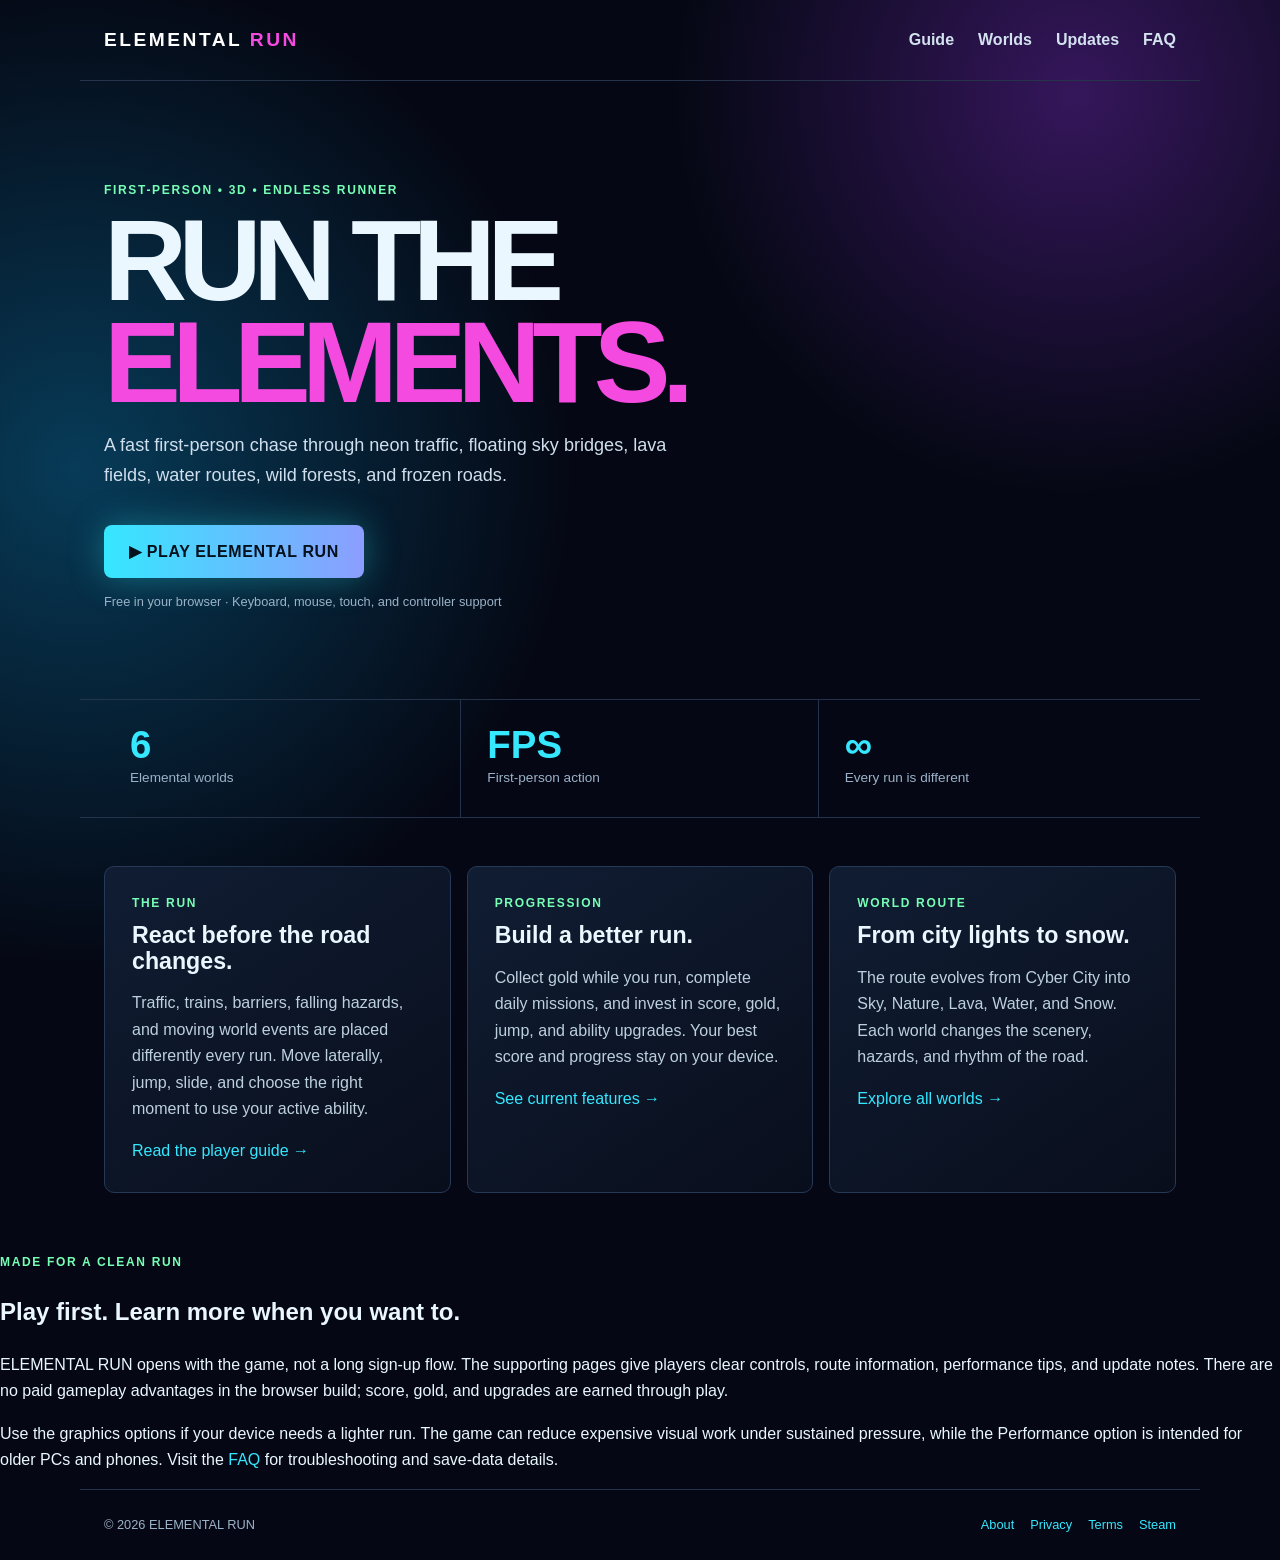
<file: index.html>
<!doctype html>
<html lang="en">
<head>
  <meta charset="utf-8">
  <meta name="viewport" content="width=device-width,initial-scale=1">
  <title>ELEMENTAL RUN — First-Person Endless Runner</title>
  <meta name="description" content="Play ELEMENTAL RUN, a first-person 3D endless runner. Dodge city traffic, master six elemental worlds, collect gold, and unlock upgrades.">
  <meta name="google-adsense-account" content="ca-pub-4666514897532022">
  <meta name="robots" content="index,follow,max-image-preview:large,max-snippet:-1,max-video-preview:-1">
  <link rel="canonical" href="https://shephhh.github.io/">
  <link rel="icon" href="/elemental-run-browser-v1.3/assets/elemental-run-icon.png" type="image/png">
  <link rel="stylesheet" href="/site.css">
  <script async src="https://pagead2.googlesyndication.com/pagead/js/adsbygoogle.js?client=ca-pub-4666514897532022" crossorigin="anonymous"></script>
  <script type="application/ld+json">{"@context":"https://schema.org","@type":"VideoGame","name":"ELEMENTAL RUN","genre":["Endless runner","Action","Racing"],"gamePlatform":"Web browser","description":"A first-person 3D endless runner across six elemental worlds.","url":"https://shephhh.github.io/"}</script>
</head>
<body>
  <header class="topbar"><a class="brand" href="/">ELEMENTAL <span>RUN</span></a><nav aria-label="Site"><a href="/guides.html">Guide</a><a href="/worlds.html">Worlds</a><a href="/updates.html">Updates</a><a href="/faq.html">FAQ</a></nav></header>
  <main id="site-content">
    <section class="hero">
      <p class="eyebrow">FIRST-PERSON • 3D • ENDLESS RUNNER</p>
      <h1>RUN THE <em>ELEMENTS.</em></h1>
      <p class="lead">A fast first-person chase through neon traffic, floating sky bridges, lava fields, water routes, wild forests, and frozen roads.</p>
      <button class="play" id="play-game" type="button">▶ PLAY ELEMENTAL RUN</button>
      <p class="micro">Free in your browser · Keyboard, mouse, touch, and controller support</p>
    </section>
    <section class="stats" aria-label="Game features"><div><strong>6</strong><span>Elemental worlds</span></div><div><strong>FPS</strong><span>First-person action</span></div><div><strong>∞</strong><span>Every run is different</span></div></section>
    <section class="content-grid">
      <article><p class="eyebrow">THE RUN</p><h2>React before the road changes.</h2><p>Traffic, trains, barriers, falling hazards, and moving world events are placed differently every run. Move laterally, jump, slide, and choose the right moment to use your active ability.</p><a href="/guides.html">Read the player guide →</a></article>
      <article><p class="eyebrow">PROGRESSION</p><h2>Build a better run.</h2><p>Collect gold while you run, complete daily missions, and invest in score, gold, jump, and ability upgrades. Your best score and progress stay on your device.</p><a href="/updates.html">See current features →</a></article>
      <article><p class="eyebrow">WORLD ROUTE</p><h2>From city lights to snow.</h2><p>The route evolves from Cyber City into Sky, Nature, Lava, Water, and Snow. Each world changes the scenery, hazards, and rhythm of the road.</p><a href="/worlds.html">Explore all worlds →</a></article>
    </section>
    <section class="feature-copy"><p class="eyebrow">MADE FOR A CLEAN RUN</p><h2>Play first. Learn more when you want to.</h2><p>ELEMENTAL RUN opens with the game, not a long sign-up flow. The supporting pages give players clear controls, route information, performance tips, and update notes. There are no paid gameplay advantages in the browser build; score, gold, and upgrades are earned through play.</p><p>Use the graphics options if your device needs a lighter run. The game can reduce expensive visual work under sustained pressure, while the Performance option is intended for older PCs and phones. Visit the <a href="/faq.html">FAQ</a> for troubleshooting and save-data details.</p></section>
  </main>
  <section id="game-shell" hidden aria-label="ELEMENTAL RUN game"><button id="close-game" type="button" aria-label="Close game">×</button><iframe id="game-frame" title="ELEMENTAL RUN" allow="autoplay; fullscreen; gamepad" allowfullscreen></iframe></section>
  <footer><span>© 2026 ELEMENTAL RUN</span><a href="/about.html">About</a><a href="/privacy.html">Privacy</a><a href="/terms.html">Terms</a><a href="https://store.steampowered.com/app/4721080/ELEMENTAL_RUN/">Steam</a></footer>
  <script>const shell=document.getElementById('game-shell'),frame=document.getElementById('game-frame');document.getElementById('play-game').onclick=()=>{frame.src='/elemental-run-browser-v1.3/';shell.hidden=false;document.body.classList.add('playing')};document.getElementById('close-game').onclick=()=>{shell.hidden=true;frame.src='';document.body.classList.remove('playing')};</script>
</body>
</html>
</file>
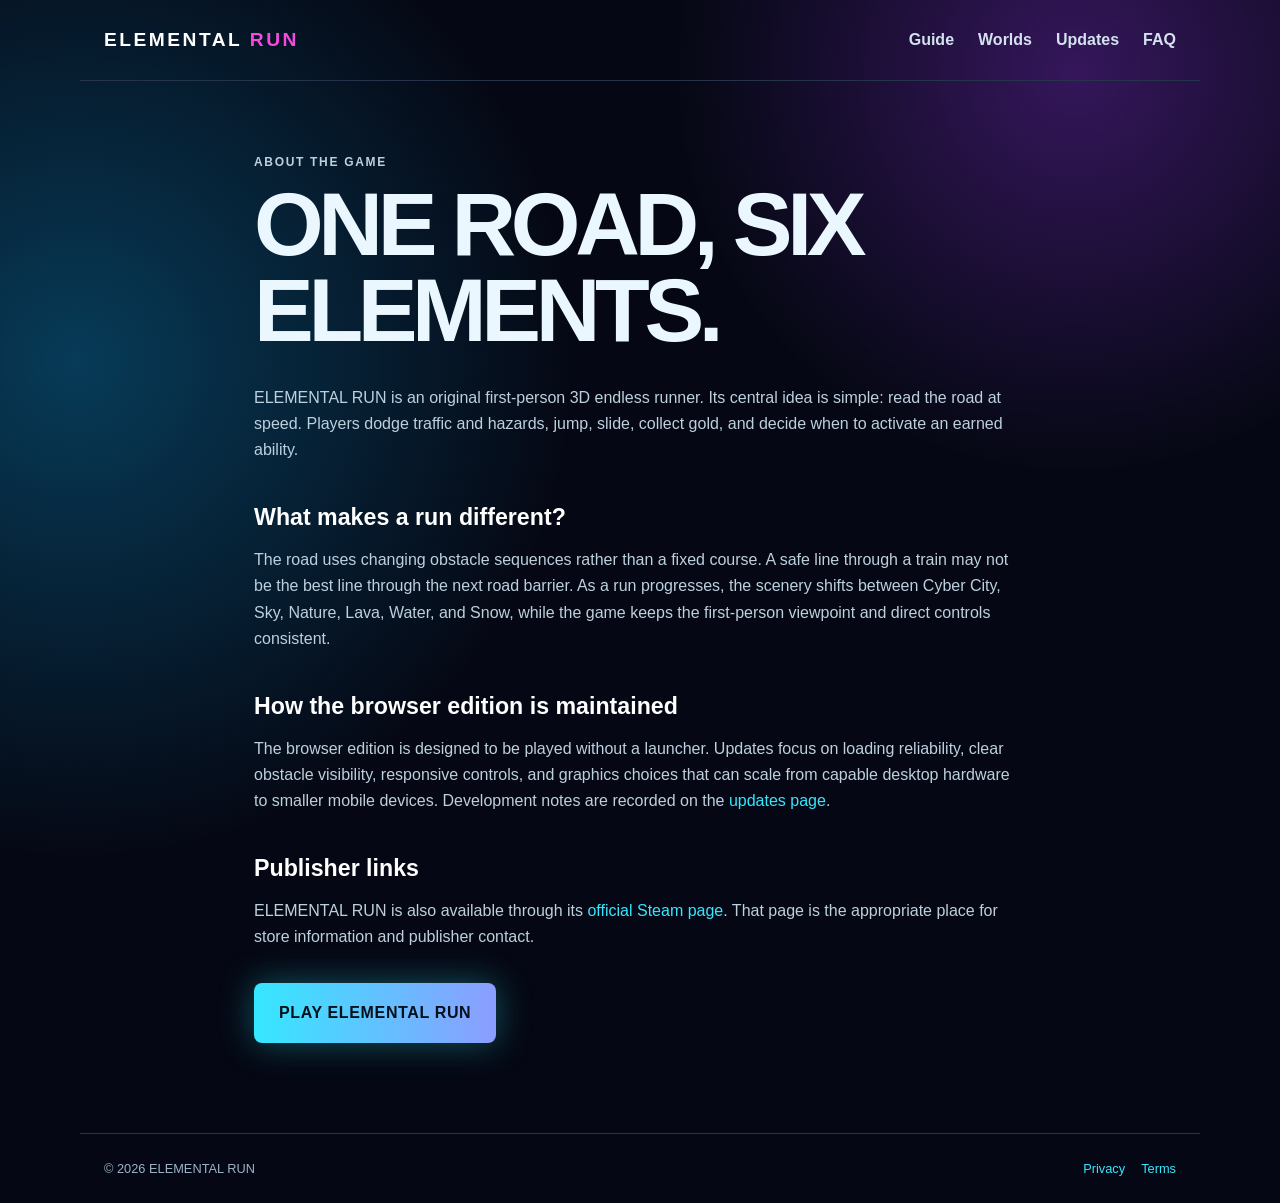
<file: about.html>
<!doctype html><html lang="en"><head><meta charset="utf-8"><meta name="viewport" content="width=device-width,initial-scale=1"><title>About ELEMENTAL RUN</title><meta name="description" content="About the ELEMENTAL RUN first-person endless runner and its browser edition."><link rel="canonical" href="https://shephhh.github.io/about.html"><link rel="stylesheet" href="/site.css"></head><body><header class="topbar"><a class="brand" href="/">ELEMENTAL <span>RUN</span></a><nav><a href="/guides.html">Guide</a><a href="/worlds.html">Worlds</a><a href="/updates.html">Updates</a><a href="/faq.html">FAQ</a></nav></header><main class="article"><p class="eyebrow">ABOUT THE GAME</p><h1>ONE ROAD, SIX ELEMENTS.</h1><p>ELEMENTAL RUN is an original first-person 3D endless runner. Its central idea is simple: read the road at speed. Players dodge traffic and hazards, jump, slide, collect gold, and decide when to activate an earned ability.</p><h2>What makes a run different?</h2><p>The road uses changing obstacle sequences rather than a fixed course. A safe line through a train may not be the best line through the next road barrier. As a run progresses, the scenery shifts between Cyber City, Sky, Nature, Lava, Water, and Snow, while the game keeps the first-person viewpoint and direct controls consistent.</p><h2>How the browser edition is maintained</h2><p>The browser edition is designed to be played without a launcher. Updates focus on loading reliability, clear obstacle visibility, responsive controls, and graphics choices that can scale from capable desktop hardware to smaller mobile devices. Development notes are recorded on the <a href="/updates.html">updates page</a>.</p><h2>Publisher links</h2><p>ELEMENTAL RUN is also available through its <a href="https://store.steampowered.com/app/4721080/ELEMENTAL_RUN/">official Steam page</a>. That page is the appropriate place for store information and publisher contact.</p><p><a class="play" href="/">PLAY ELEMENTAL RUN</a></p></main><footer><span>© 2026 ELEMENTAL RUN</span><a href="/privacy.html">Privacy</a><a href="/terms.html">Terms</a></footer></body></html>
</file>
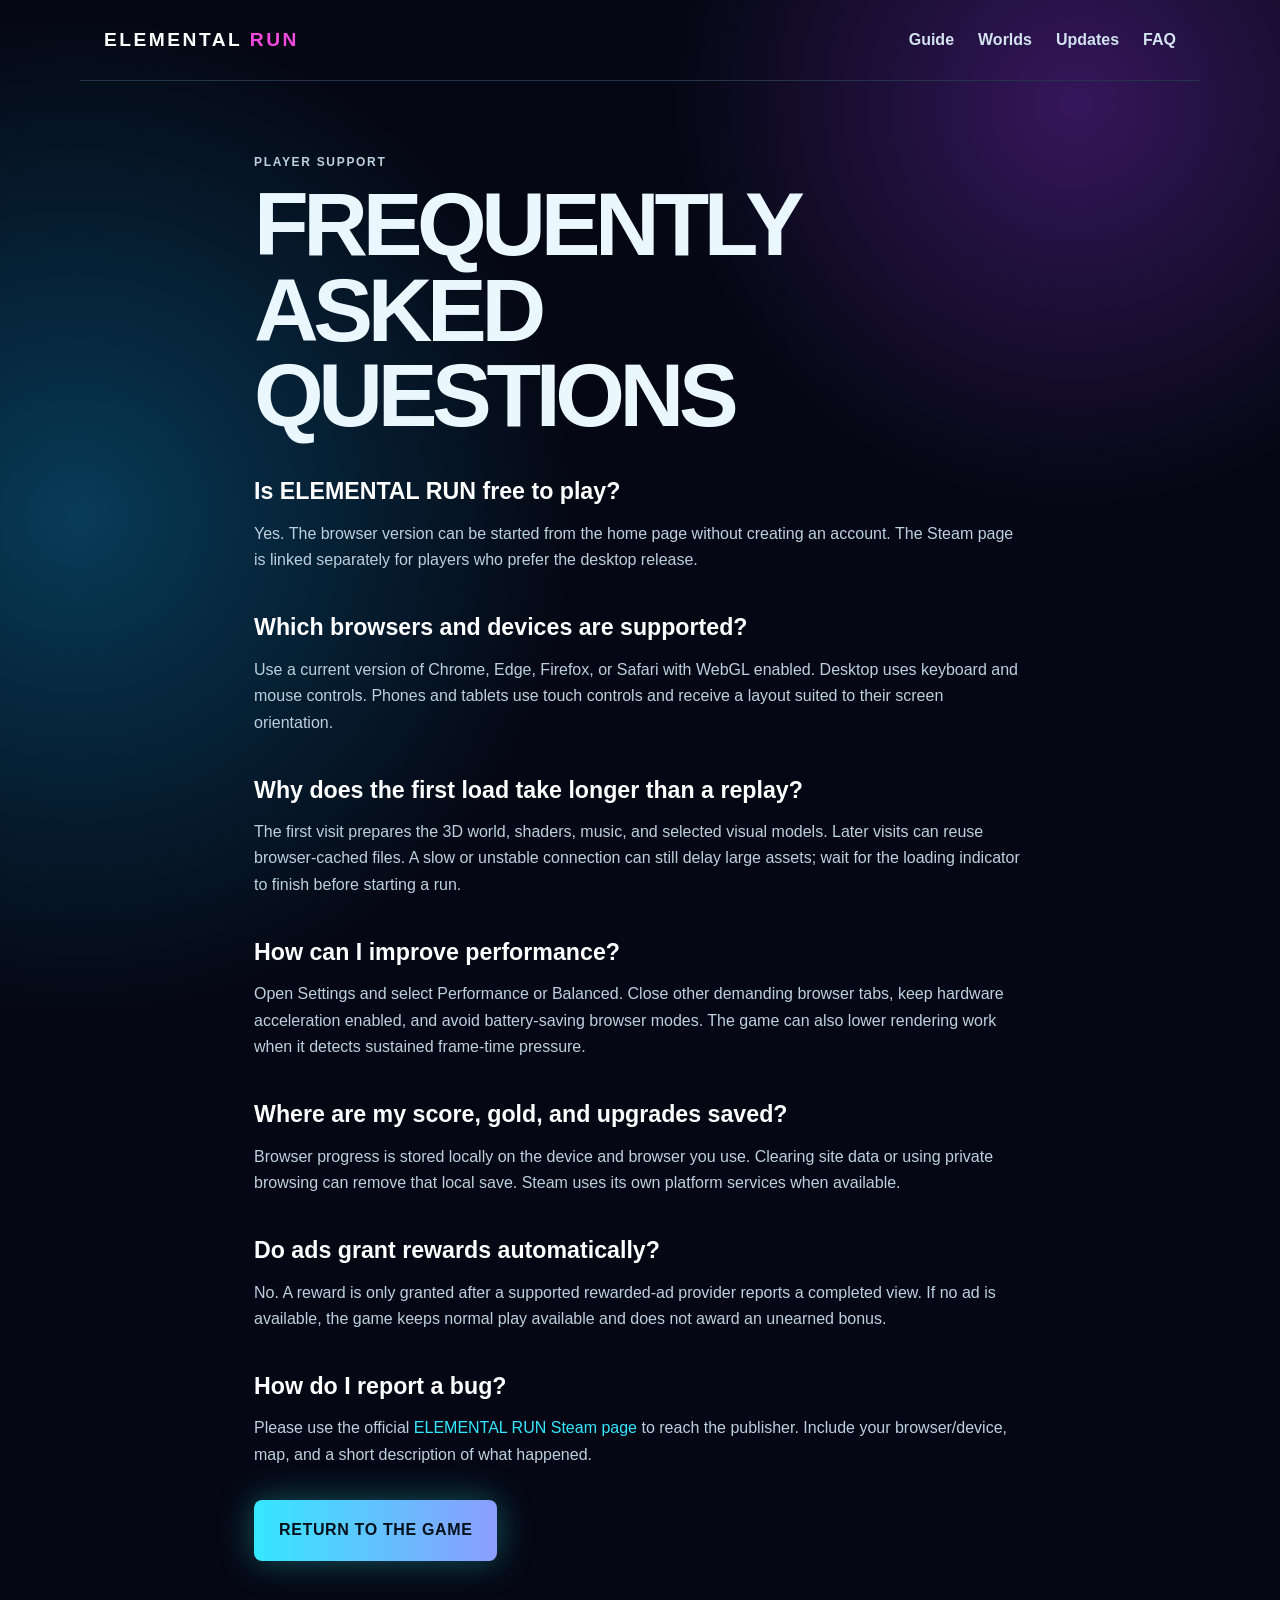
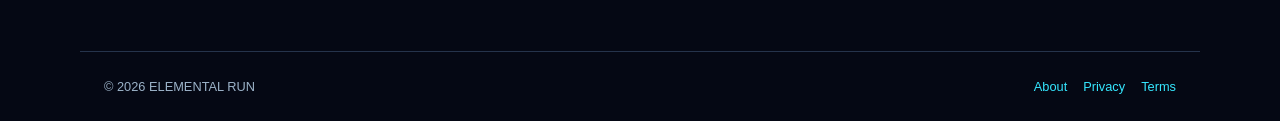
<file: faq.html>
<!doctype html><html lang="en"><head><meta charset="utf-8"><meta name="viewport" content="width=device-width,initial-scale=1"><title>ELEMENTAL RUN FAQ and Support</title><meta name="description" content="Answers about controls, performance, saves, graphics, browser support, and the Steam version of ELEMENTAL RUN."><link rel="canonical" href="https://shephhh.github.io/faq.html"><link rel="stylesheet" href="/site.css"></head><body><header class="topbar"><a class="brand" href="/">ELEMENTAL <span>RUN</span></a><nav><a href="/guides.html">Guide</a><a href="/worlds.html">Worlds</a><a href="/updates.html">Updates</a><a href="/faq.html">FAQ</a></nav></header><main class="article"><p class="eyebrow">PLAYER SUPPORT</p><h1>FREQUENTLY ASKED QUESTIONS</h1><h2>Is ELEMENTAL RUN free to play?</h2><p>Yes. The browser version can be started from the home page without creating an account. The Steam page is linked separately for players who prefer the desktop release.</p><h2>Which browsers and devices are supported?</h2><p>Use a current version of Chrome, Edge, Firefox, or Safari with WebGL enabled. Desktop uses keyboard and mouse controls. Phones and tablets use touch controls and receive a layout suited to their screen orientation.</p><h2>Why does the first load take longer than a replay?</h2><p>The first visit prepares the 3D world, shaders, music, and selected visual models. Later visits can reuse browser-cached files. A slow or unstable connection can still delay large assets; wait for the loading indicator to finish before starting a run.</p><h2>How can I improve performance?</h2><p>Open Settings and select Performance or Balanced. Close other demanding browser tabs, keep hardware acceleration enabled, and avoid battery-saving browser modes. The game can also lower rendering work when it detects sustained frame-time pressure.</p><h2>Where are my score, gold, and upgrades saved?</h2><p>Browser progress is stored locally on the device and browser you use. Clearing site data or using private browsing can remove that local save. Steam uses its own platform services when available.</p><h2>Do ads grant rewards automatically?</h2><p>No. A reward is only granted after a supported rewarded-ad provider reports a completed view. If no ad is available, the game keeps normal play available and does not award an unearned bonus.</p><h2>How do I report a bug?</h2><p>Please use the official <a href="https://store.steampowered.com/app/4721080/ELEMENTAL_RUN/">ELEMENTAL RUN Steam page</a> to reach the publisher. Include your browser/device, map, and a short description of what happened.</p><p><a class="play" href="/">RETURN TO THE GAME</a></p></main><footer><span>© 2026 ELEMENTAL RUN</span><a href="/about.html">About</a><a href="/privacy.html">Privacy</a><a href="/terms.html">Terms</a></footer></body></html>
</file>
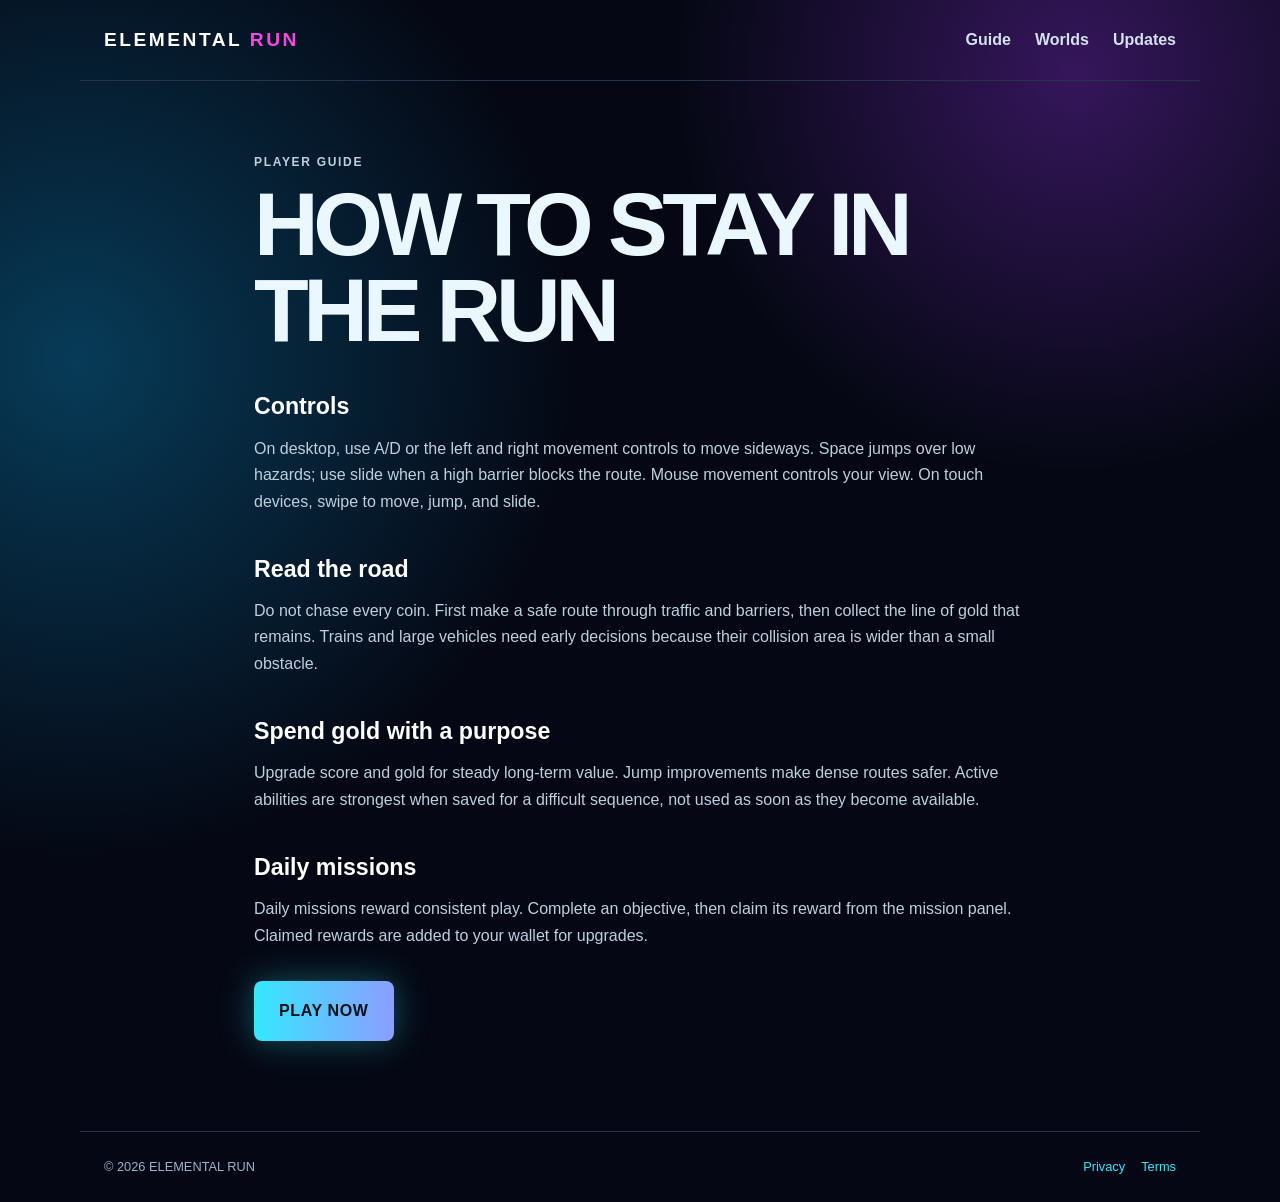
<file: guides.html>
<!doctype html><html lang="en"><head><meta charset="utf-8"><meta name="viewport" content="width=device-width,initial-scale=1"><title>How to Play ELEMENTAL RUN</title><meta name="description" content="Learn the controls, survival basics, upgrades, and daily missions in ELEMENTAL RUN."><link rel="canonical" href="https://shephhh.github.io/guides.html"><link rel="stylesheet" href="/site.css"></head><body><header class="topbar"><a class="brand" href="/">ELEMENTAL <span>RUN</span></a><nav><a href="/guides.html">Guide</a><a href="/worlds.html">Worlds</a><a href="/updates.html">Updates</a></nav></header><main class="article"><p class="eyebrow">PLAYER GUIDE</p><h1>HOW TO STAY IN THE RUN</h1><h2>Controls</h2><p>On desktop, use A/D or the left and right movement controls to move sideways. Space jumps over low hazards; use slide when a high barrier blocks the route. Mouse movement controls your view. On touch devices, swipe to move, jump, and slide.</p><h2>Read the road</h2><p>Do not chase every coin. First make a safe route through traffic and barriers, then collect the line of gold that remains. Trains and large vehicles need early decisions because their collision area is wider than a small obstacle.</p><h2>Spend gold with a purpose</h2><p>Upgrade score and gold for steady long-term value. Jump improvements make dense routes safer. Active abilities are strongest when saved for a difficult sequence, not used as soon as they become available.</p><h2>Daily missions</h2><p>Daily missions reward consistent play. Complete an objective, then claim its reward from the mission panel. Claimed rewards are added to your wallet for upgrades.</p><p><a class="play" href="/">PLAY NOW</a></p></main><footer><span>© 2026 ELEMENTAL RUN</span><a href="/privacy.html">Privacy</a><a href="/terms.html">Terms</a></footer></body></html>
</file>
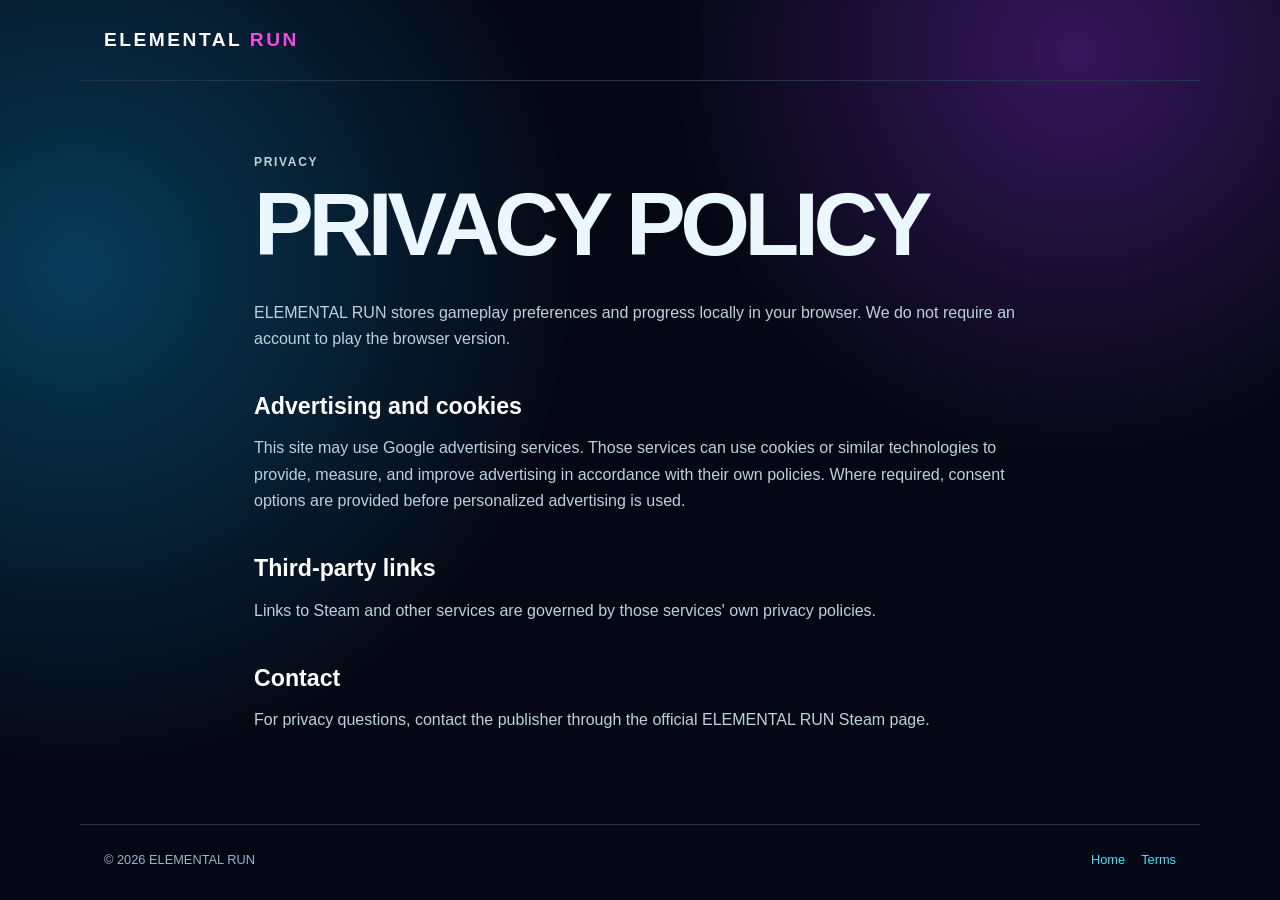
<file: privacy.html>
<!doctype html><html lang="en"><head><meta charset="utf-8"><meta name="viewport" content="width=device-width,initial-scale=1"><title>ELEMENTAL RUN Privacy Policy</title><meta name="description" content="Privacy information for the ELEMENTAL RUN website and browser game."><link rel="canonical" href="https://shephhh.github.io/privacy.html"><link rel="stylesheet" href="/site.css"></head><body><header class="topbar"><a class="brand" href="/">ELEMENTAL <span>RUN</span></a></header><main class="article"><p class="eyebrow">PRIVACY</p><h1>PRIVACY POLICY</h1><p>ELEMENTAL RUN stores gameplay preferences and progress locally in your browser. We do not require an account to play the browser version.</p><h2>Advertising and cookies</h2><p>This site may use Google advertising services. Those services can use cookies or similar technologies to provide, measure, and improve advertising in accordance with their own policies. Where required, consent options are provided before personalized advertising is used.</p><h2>Third-party links</h2><p>Links to Steam and other services are governed by those services' own privacy policies.</p><h2>Contact</h2><p>For privacy questions, contact the publisher through the official ELEMENTAL RUN Steam page.</p></main><footer><span>© 2026 ELEMENTAL RUN</span><a href="/">Home</a><a href="/terms.html">Terms</a></footer></body></html>
</file>
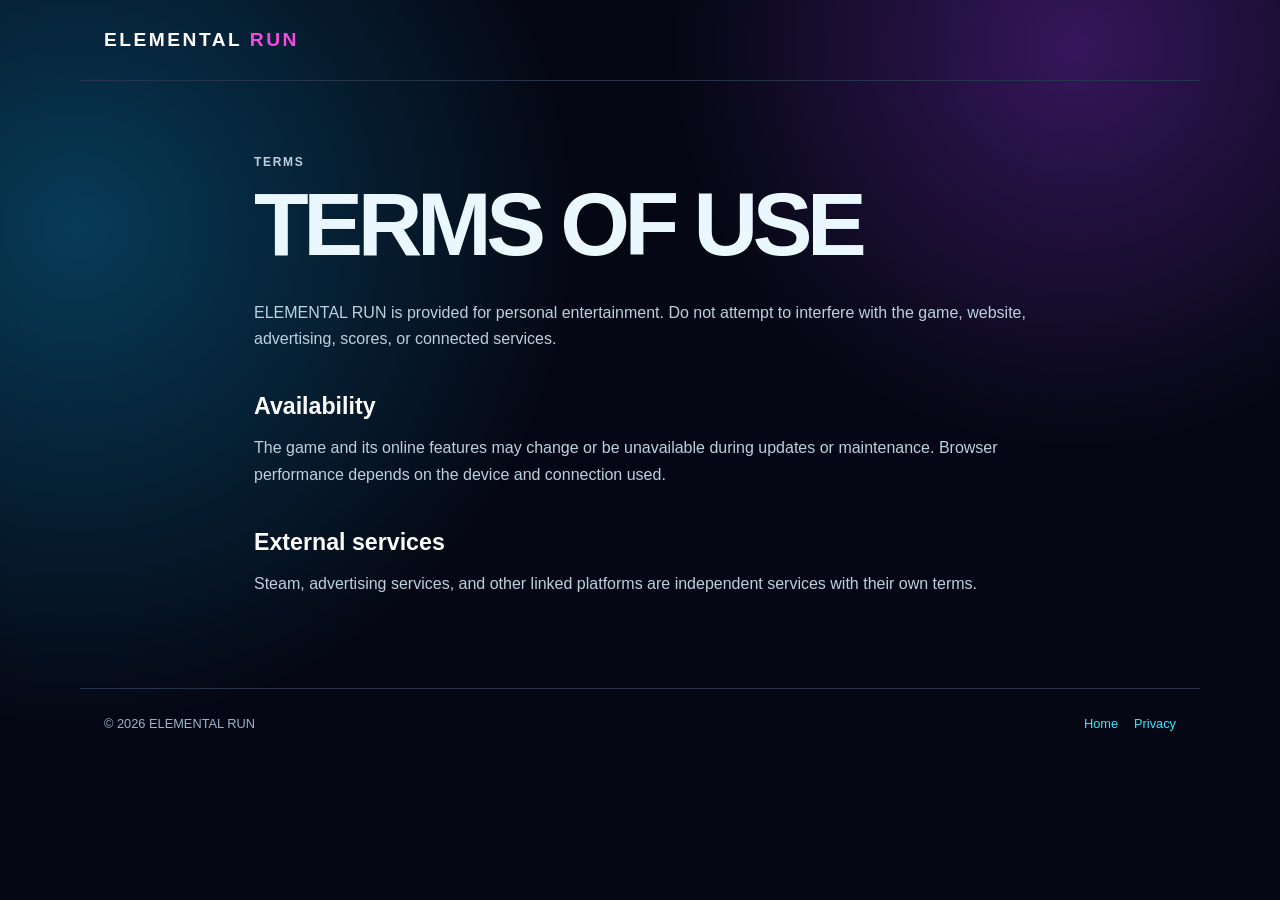
<file: terms.html>
<!doctype html><html lang="en"><head><meta charset="utf-8"><meta name="viewport" content="width=device-width,initial-scale=1"><title>ELEMENTAL RUN Terms</title><meta name="description" content="Terms for using the ELEMENTAL RUN website and browser game."><link rel="canonical" href="https://shephhh.github.io/terms.html"><link rel="stylesheet" href="/site.css"></head><body><header class="topbar"><a class="brand" href="/">ELEMENTAL <span>RUN</span></a></header><main class="article"><p class="eyebrow">TERMS</p><h1>TERMS OF USE</h1><p>ELEMENTAL RUN is provided for personal entertainment. Do not attempt to interfere with the game, website, advertising, scores, or connected services.</p><h2>Availability</h2><p>The game and its online features may change or be unavailable during updates or maintenance. Browser performance depends on the device and connection used.</p><h2>External services</h2><p>Steam, advertising services, and other linked platforms are independent services with their own terms.</p></main><footer><span>© 2026 ELEMENTAL RUN</span><a href="/">Home</a><a href="/privacy.html">Privacy</a></footer></body></html>
</file>
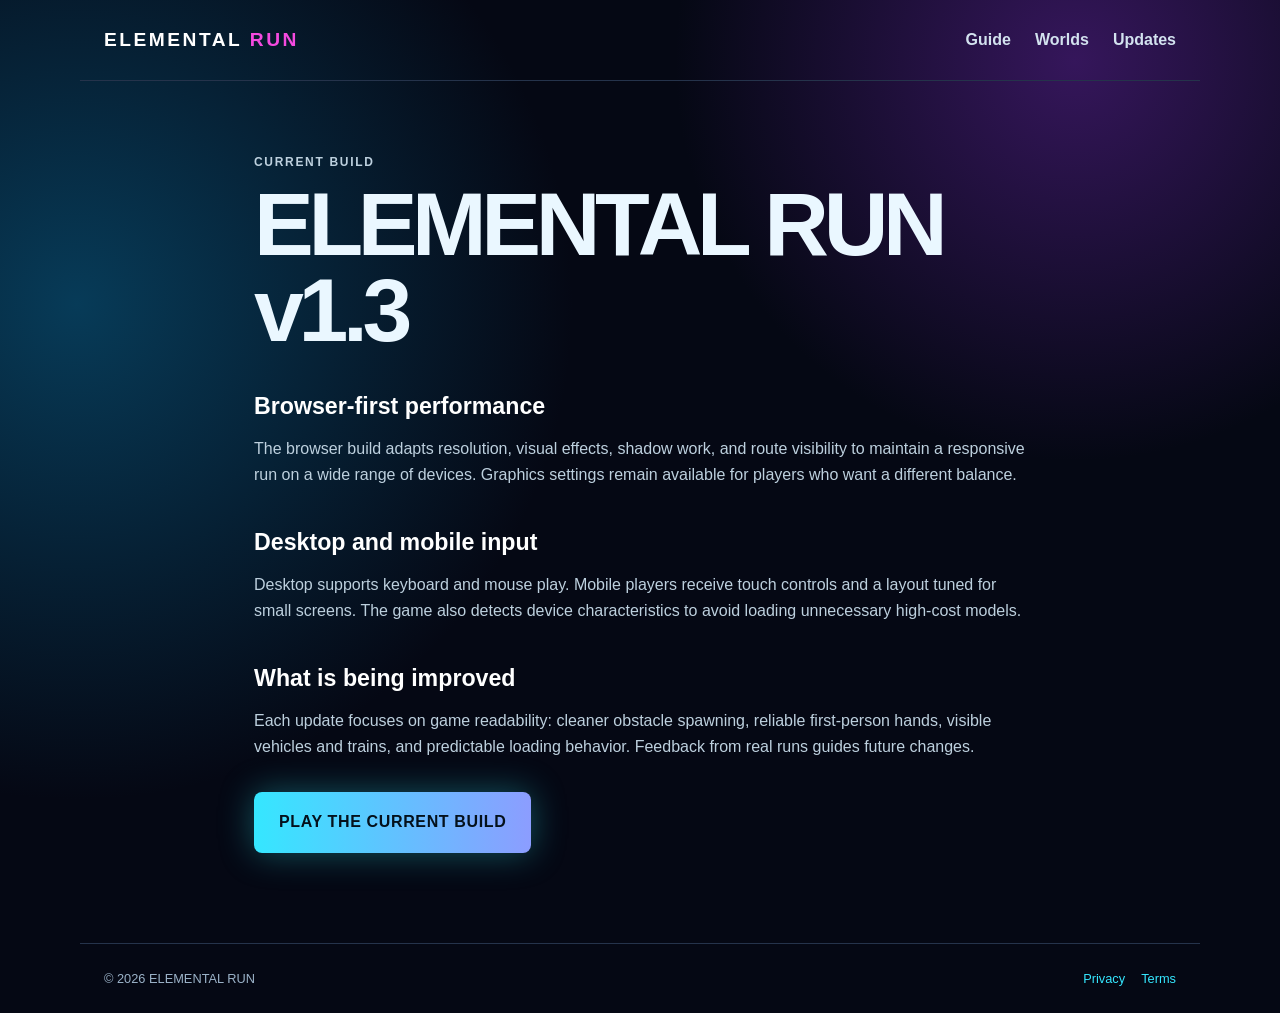
<file: updates.html>
<!doctype html><html lang="en"><head><meta charset="utf-8"><meta name="viewport" content="width=device-width,initial-scale=1"><title>ELEMENTAL RUN Updates</title><meta name="description" content="Current features and browser support for ELEMENTAL RUN."><link rel="canonical" href="https://shephhh.github.io/updates.html"><link rel="stylesheet" href="/site.css"></head><body><header class="topbar"><a class="brand" href="/">ELEMENTAL <span>RUN</span></a><nav><a href="/guides.html">Guide</a><a href="/worlds.html">Worlds</a><a href="/updates.html">Updates</a></nav></header><main class="article"><p class="eyebrow">CURRENT BUILD</p><h1>ELEMENTAL RUN v1.3</h1><h2>Browser-first performance</h2><p>The browser build adapts resolution, visual effects, shadow work, and route visibility to maintain a responsive run on a wide range of devices. Graphics settings remain available for players who want a different balance.</p><h2>Desktop and mobile input</h2><p>Desktop supports keyboard and mouse play. Mobile players receive touch controls and a layout tuned for small screens. The game also detects device characteristics to avoid loading unnecessary high-cost models.</p><h2>What is being improved</h2><p>Each update focuses on game readability: cleaner obstacle spawning, reliable first-person hands, visible vehicles and trains, and predictable loading behavior. Feedback from real runs guides future changes.</p><p><a class="play" href="/">PLAY THE CURRENT BUILD</a></p></main><footer><span>© 2026 ELEMENTAL RUN</span><a href="/privacy.html">Privacy</a><a href="/terms.html">Terms</a></footer></body></html>
</file>
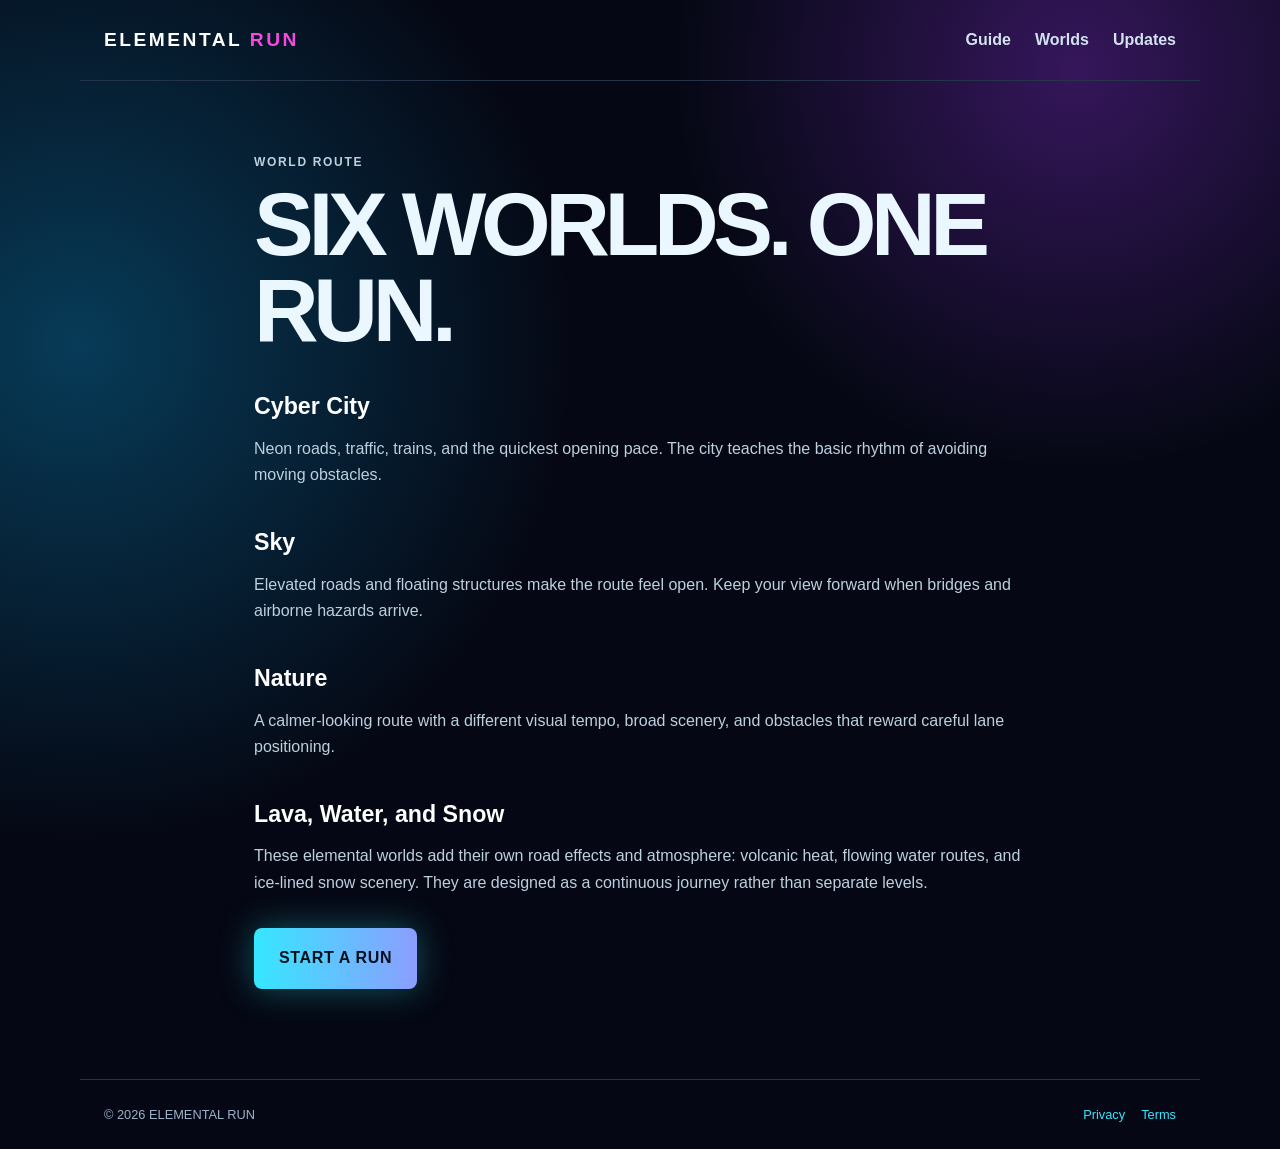
<file: worlds.html>
<!doctype html><html lang="en"><head><meta charset="utf-8"><meta name="viewport" content="width=device-width,initial-scale=1"><title>ELEMENTAL RUN Worlds</title><meta name="description" content="Explore the six changing environments in ELEMENTAL RUN."><link rel="canonical" href="https://shephhh.github.io/worlds.html"><link rel="stylesheet" href="/site.css"></head><body><header class="topbar"><a class="brand" href="/">ELEMENTAL <span>RUN</span></a><nav><a href="/guides.html">Guide</a><a href="/worlds.html">Worlds</a><a href="/updates.html">Updates</a></nav></header><main class="article"><p class="eyebrow">WORLD ROUTE</p><h1>SIX WORLDS. ONE RUN.</h1><h2>Cyber City</h2><p>Neon roads, traffic, trains, and the quickest opening pace. The city teaches the basic rhythm of avoiding moving obstacles.</p><h2>Sky</h2><p>Elevated roads and floating structures make the route feel open. Keep your view forward when bridges and airborne hazards arrive.</p><h2>Nature</h2><p>A calmer-looking route with a different visual tempo, broad scenery, and obstacles that reward careful lane positioning.</p><h2>Lava, Water, and Snow</h2><p>These elemental worlds add their own road effects and atmosphere: volcanic heat, flowing water routes, and ice-lined snow scenery. They are designed as a continuous journey rather than separate levels.</p><p><a class="play" href="/">START A RUN</a></p></main><footer><span>© 2026 ELEMENTAL RUN</span><a href="/privacy.html">Privacy</a><a href="/terms.html">Terms</a></footer></body></html>
</file>
<file: site.css>
:root{--ink:#eaf7ff;--muted:#9bb2c8;--bg:#050814;--panel:#0b1527;--cyan:#35e7ff;--pink:#f44adf;--lime:#77ffb6}*{box-sizing:border-box}html{background:var(--bg)}body{margin:0;color:var(--ink);font:16px/1.65 Arial,Helvetica,sans-serif;background:radial-gradient(circle at 84% 6%,#35165b 0,transparent 25rem),radial-gradient(circle at 6% 30%,#073b58 0,transparent 31rem),var(--bg)}a{color:var(--cyan);text-decoration:none}a:hover{text-decoration:underline}.topbar,footer{max-width:1120px;margin:auto;display:flex;align-items:center;justify-content:space-between;padding:24px}.topbar{border-bottom:1px solid #25334b}.brand{font-size:1.2rem;font-weight:900;letter-spacing:.13em;color:white}.brand span{color:var(--pink)}nav{display:flex;gap:24px}nav a{color:#d3e2ef;font-weight:bold}.hero{max-width:1120px;margin:auto;padding:100px 24px 74px;background-image:linear-gradient(90deg,transparent 0 48%,rgba(53,231,255,.08) 48% 48.2%,transparent 48.2%),linear-gradient(0deg,transparent 0 48%,rgba(244,74,223,.07) 48% 48.2%,transparent 48.2%);background-size:62px 62px}.eyebrow{margin:0 0 10px;color:var(--lime);font-size:.75rem;font-weight:800;letter-spacing:.14em}.hero h1{max-width:780px;margin:0;font-size:clamp(3.2rem,9vw,7.8rem);line-height:.88;letter-spacing:-.075em}.hero h1 em{color:var(--pink);font-style:normal}.lead{max-width:600px;font-size:1.13rem;color:#d0dfed}.play{display:inline-block;margin-top:16px;border:0;border-radius:8px;padding:17px 25px;background:linear-gradient(90deg,var(--cyan),#8c9dff);box-shadow:0 0 34px #29dbe45c;color:#04111c;font-size:1rem;font-weight:900;letter-spacing:.04em;cursor:pointer}.play:hover{filter:brightness(1.15);transform:translateY(-1px);text-decoration:none}.micro{color:var(--muted);font-size:.8rem}.stats,.content-grid,.article{max-width:1120px;margin:auto;padding-left:24px;padding-right:24px}.stats{display:grid;grid-template-columns:repeat(3,1fr);border-top:1px solid #24334b;border-bottom:1px solid #24334b}.stats div{padding:26px;border-right:1px solid #24334b}.stats div:last-child{border:0}.stats strong{display:block;color:var(--cyan);font-size:2.4rem;line-height:1}.stats span{color:var(--muted);font-size:.85rem}.content-grid{display:grid;grid-template-columns:repeat(3,1fr);gap:16px;padding-top:48px;padding-bottom:60px}.content-grid article{min-height:290px;padding:27px;background:linear-gradient(145deg,#101d33,#090e1c);border:1px solid #263957;border-radius:10px}.content-grid h2,.article h2{font-size:1.45rem;line-height:1.1;margin:.2rem 0 1rem}.content-grid p:not(.eyebrow),.article p{color:#bdd0de}.article{max-width:820px;padding-top:72px;padding-bottom:74px}.article h1{font-size:clamp(2.5rem,7vw,5.6rem);line-height:.95;margin:.1rem 0 2rem;letter-spacing:-.06em}.article h2{color:#fff;margin-top:2.6rem}footer{border-top:1px solid #25334b;color:var(--muted);gap:16px;justify-content:flex-start;font-size:.8rem}footer span{margin-right:auto}#game-shell{position:fixed;z-index:10;inset:0;background:#020815}#game-shell iframe{width:100%;height:100%;border:0}#close-game{position:absolute;z-index:2;right:13px;top:9px;width:38px;height:38px;border:1px solid #61eaff;background:#061225e8;color:#fff;border-radius:50%;font-size:26px;cursor:pointer}.playing{overflow:hidden}@media(max-width:680px){.topbar{padding:18px}.topbar nav{gap:12px;font-size:.82rem}.hero{padding:74px 22px 55px}.content-grid{grid-template-columns:1fr;padding-top:28px}.content-grid article{min-height:0}.stats div{padding:20px 12px}.stats strong{font-size:1.8rem}footer{flex-wrap:wrap;padding:20px}footer span{width:100%}}
</file>
